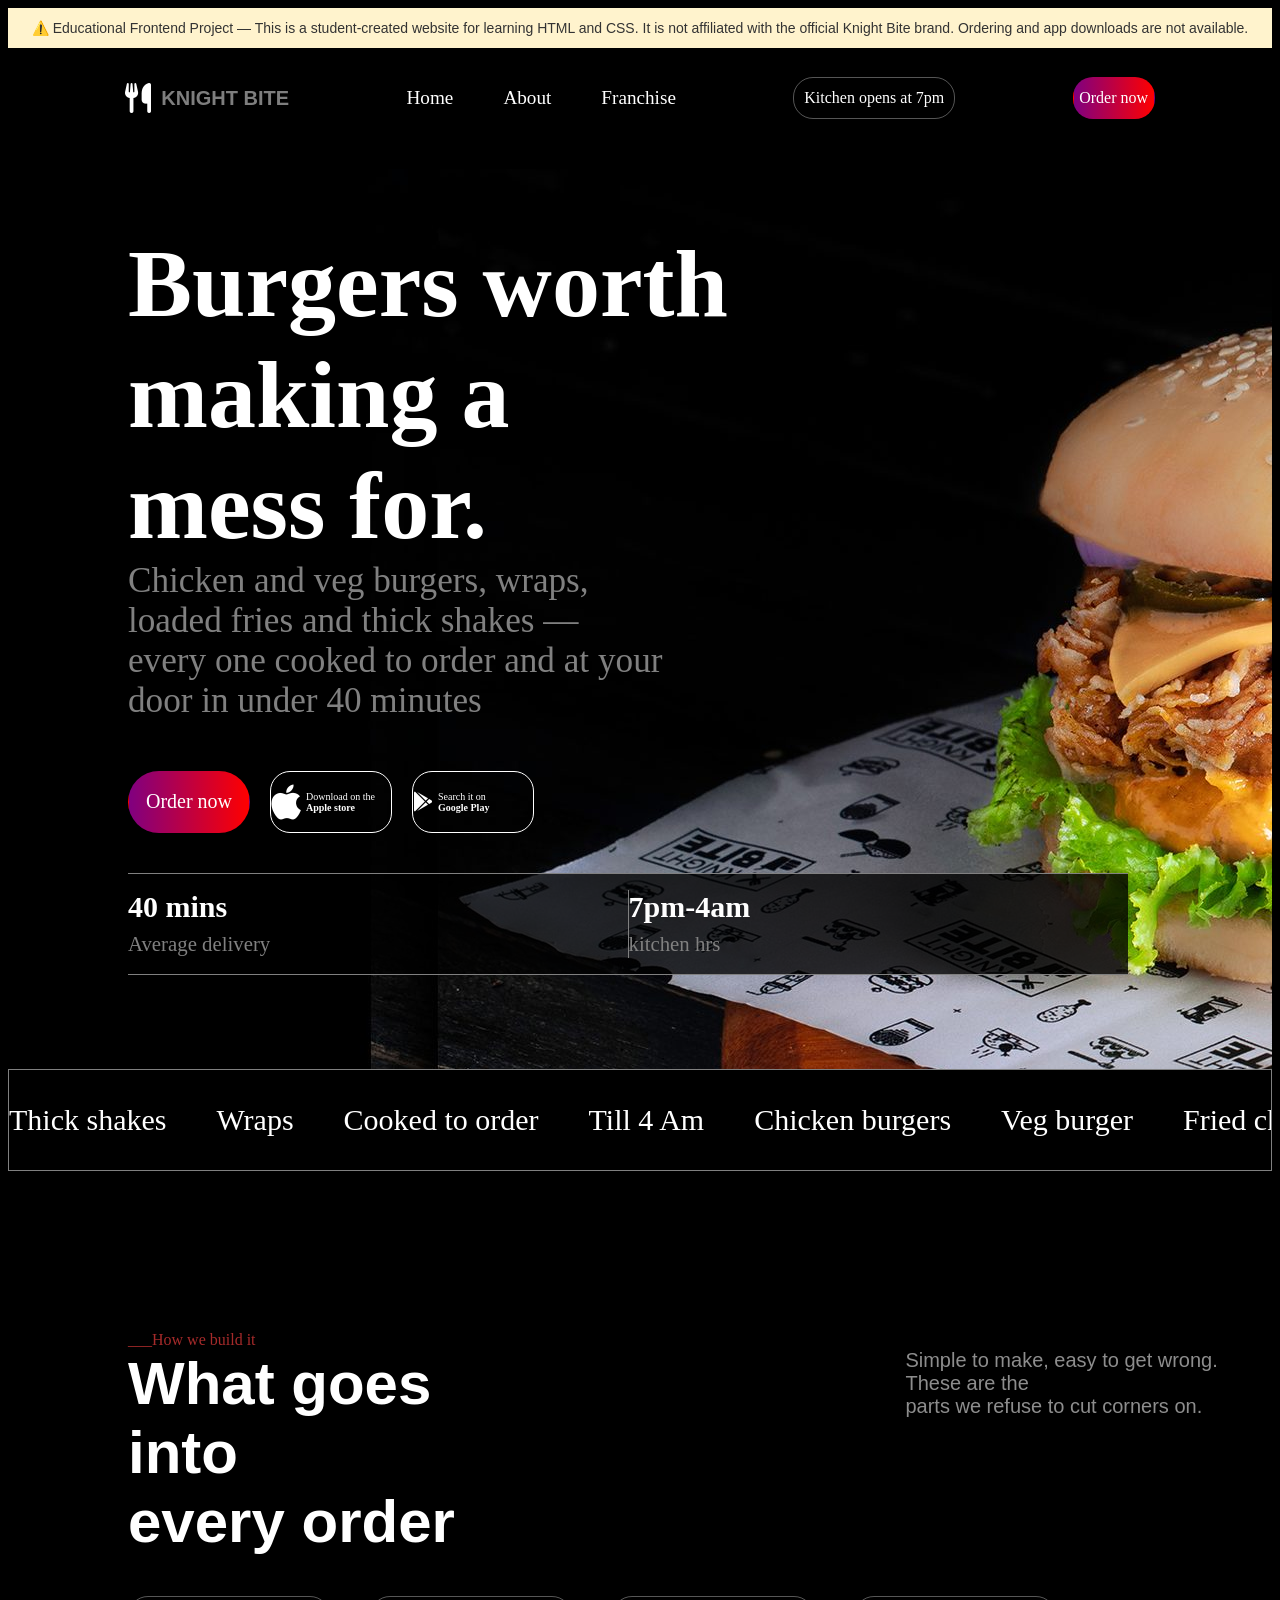
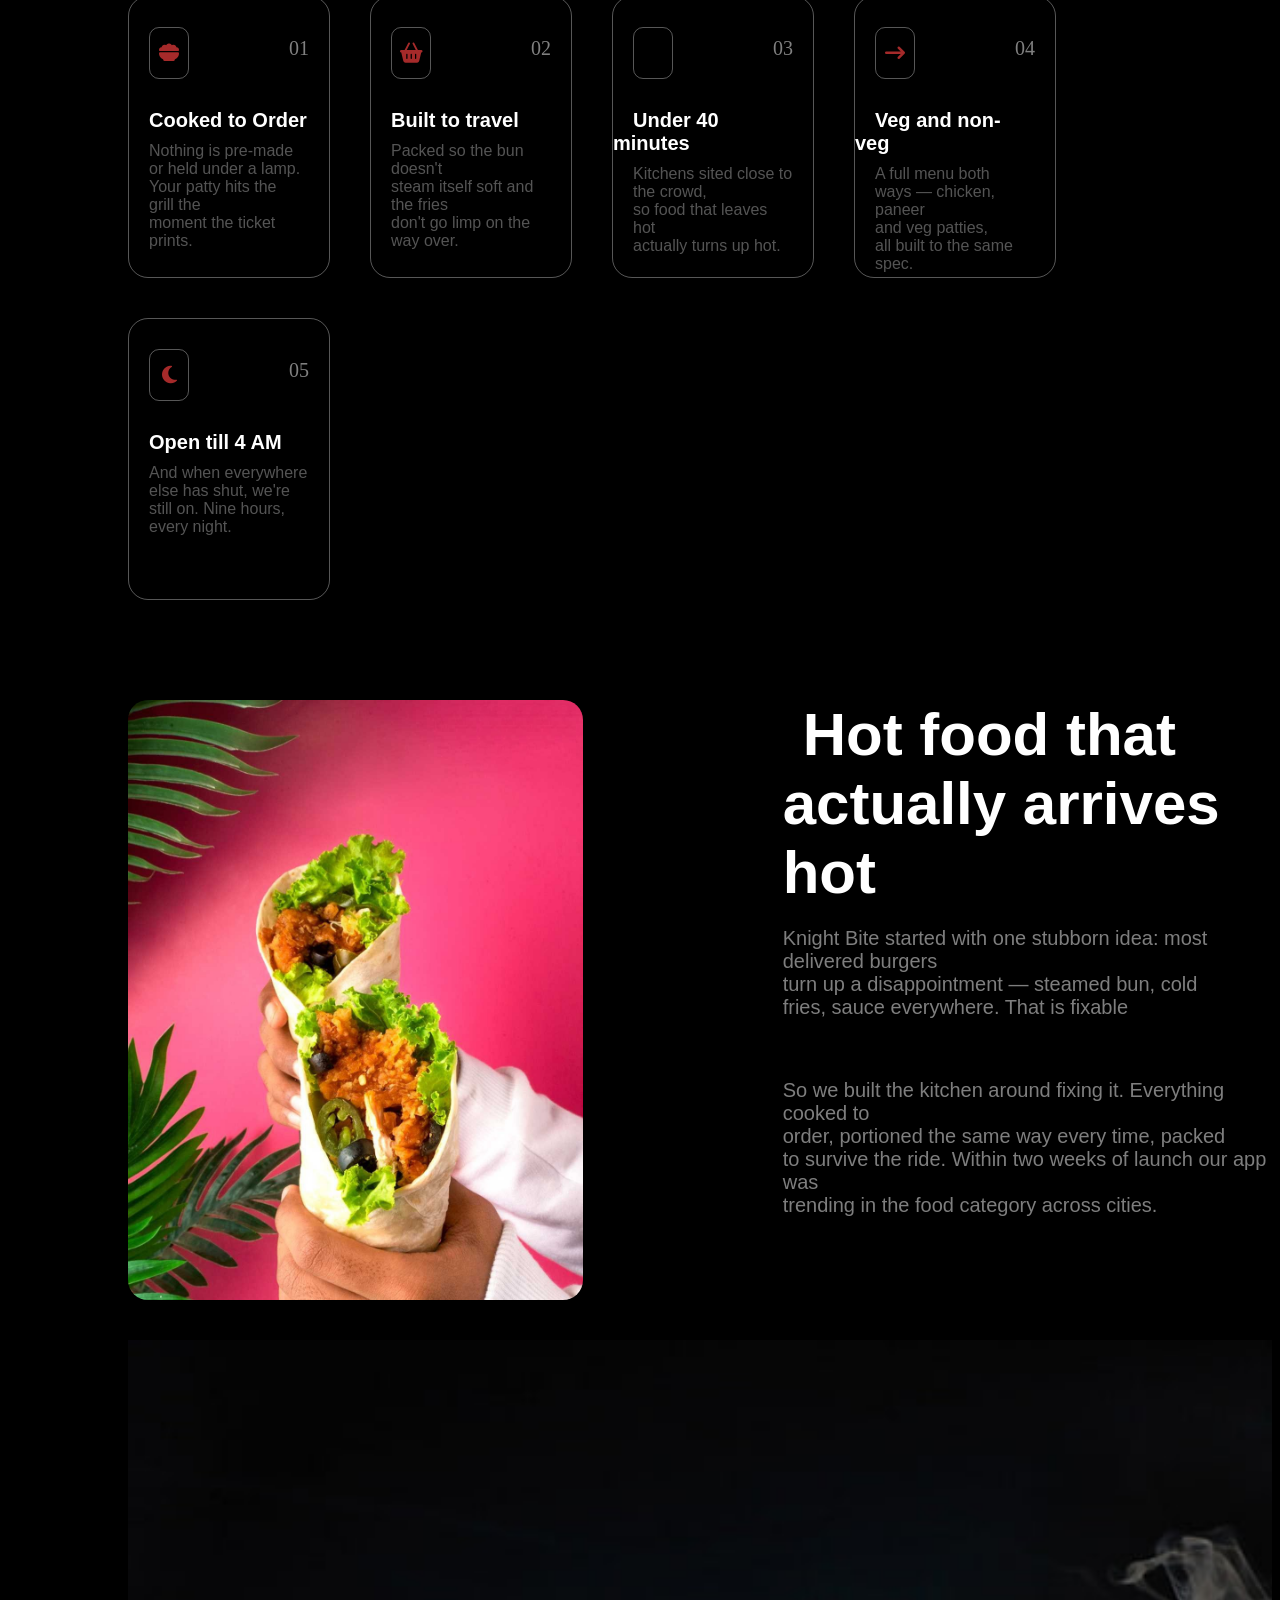
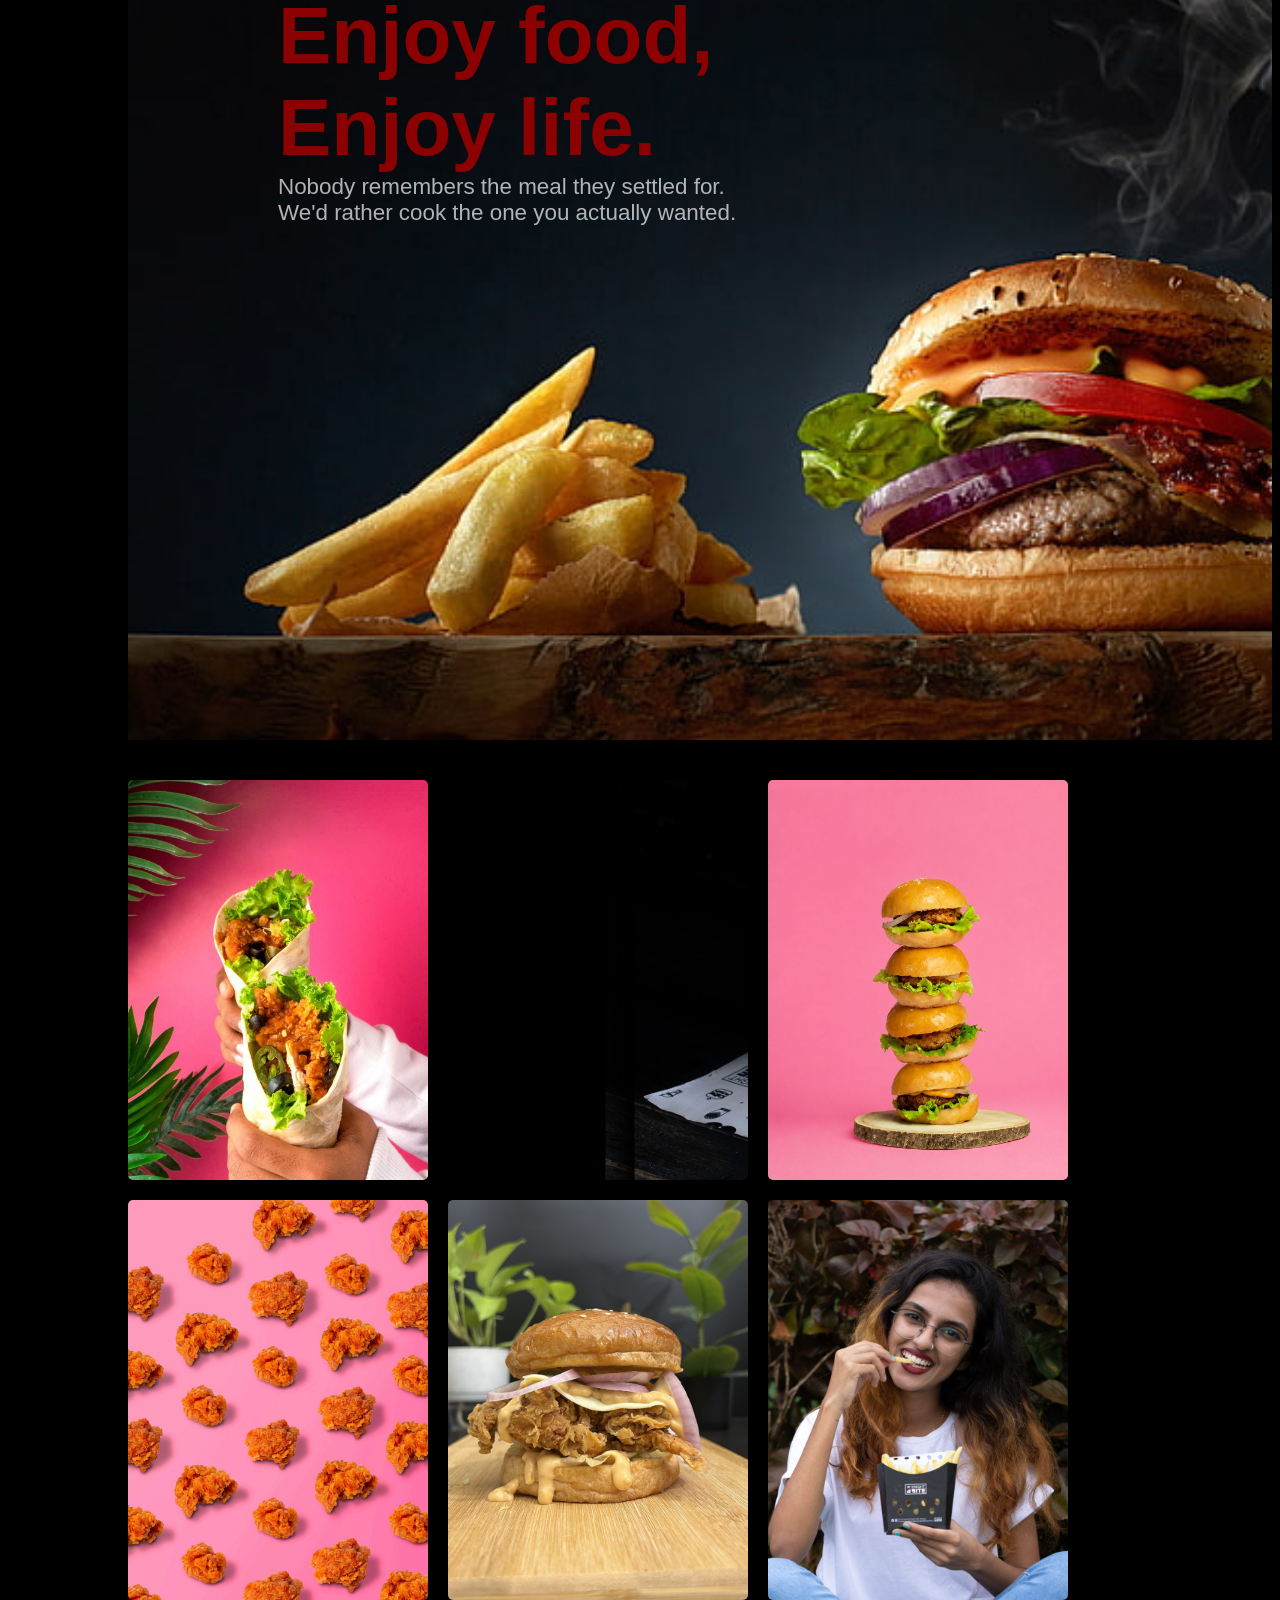
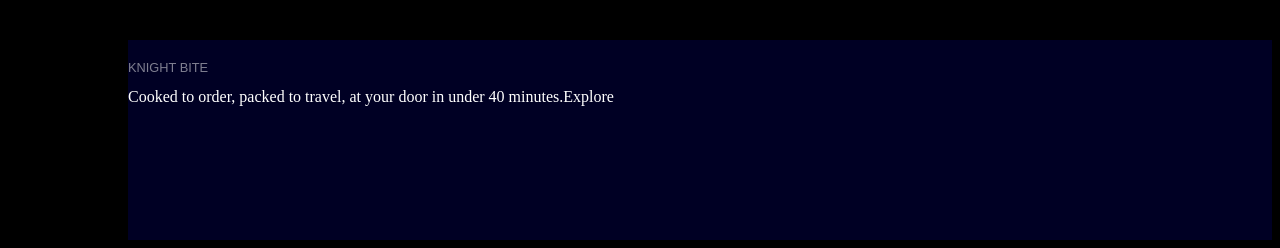
<file: index.html>
<!DOCTYPE html>
<html lang="en">
<head>
    <meta charset="UTF-8">
    <meta name="viewport" content="width=device-width, initial-scale=1.0">
    <title>Knight Bite Inspired Website | Student Project</title>
    <link rel="stylesheet" href="./knitebite.css">

    <link rel="stylesheet" href="https://cdnjs.cloudflare.com/ajax/libs/font-awesome/6.5.2/css/all.min.css">

    <meta name="google-site-verification" content="kzePLCpMcnDj9LlfcDf9CXPcWBH2jHsyyfWR0ZjDO3Q" />

</head>
<body>
    <div style="
    background-color: #fff3cd;
    color: #333;
    text-align: center;
    padding: 12px;
    font-family: Arial, sans-serif;
    font-size: 14px;
">
    ⚠️ Educational Frontend Project —
    This is a student-created website for learning HTML and CSS.
    It is not affiliated with the official Knight Bite brand.
    Ordering and app downloads are not available.
</div>
    <div class="navbar">
        <div class="icon">
            <i class="fa-solid fa-utensils"></i>
            <p class="A">KNIGHT BITE</p>
        </div>    

        <div class="text">
            <span>Home</span>
            <span>About</span>
            <span>Franchise</span>
        </div>
        <div class="time">Kitchen opens at 7pm</div>
        <div class="order">Order now</div>
    </div>
    <div class="hero">
        <h1>Welcome to Food</h1>
        <div class="text1">Burgers worth<br> making a<br> mess for.</div>
        <div class="text2">Chicken and veg burgers, wraps,<br> loaded fries and thick shakes — <br>every one cooked to order and at your <br>door in under 40 minutes</div>
        <div class="button">
            <div class="button1">Order now</div>
            <div class="icon2">
                <i class="fa-brands fa-apple"></i>
                <div class="icontext">Download on the<br> <strong>Apple store</strong></div>

            </div>
            <div class="icon3">
                <i class="fa-brands fa-google-play"></i>
                <div class="icontext1">Search it on<br><strong>Google Play</strong></div>

            </div>
        </div>
        <div class="bar">
            <div class="deliverytime">
                <strong>40 mins</strong><br>
                <span>Average delivery</span>
            </div>
            <div class="kitchenhrs">
                <strong>7pm-4am</strong><br>
                <span>kitchen hrs</span> 
            </div>
        </div>
    </div>
    <div class="bar2">
        <div class="movingtext">
            <span>Thick shakes</span>
            <span>Wraps</span>
            <span>Cooked to order</span>
            <span>Till 4 Am</span>
            <span>Chicken burgers</span>
            <span>Veg burger</span>
            <span>Fried chicken</span>
            <span>Loaded fries</span>

            <span>Thick shakes</span>
            <span>Wraps</span>
            <span>Cooked to order</span>
            <span>Till 4 Am</span>
            <span>Chicken burgers</span>
            <span>Veg burger</span>
            <span>Fried chicken</span>
            <span>Loaded fries</span>

            <span>Thick shakes</span>
            <span>Wraps</span>
            <span>Cooked to order</span>
            <span>Till 4 Am</span>
            <span>Chicken burgers</span>
            <span>Veg burger</span>
            <span>Fried chicken</span>
            <span>Loaded fries</span>

            <span>Thick shakes</span>
            <span>Wraps</span>
            <span>Cooked to order</span>
            <span>Till 4 Am</span>
            <span>Chicken burgers</span>
            <span>Veg burger</span>
            <span>Fried chicken</span>
            <span>Loaded fries</span>

            <span>Thick shakes</span>
            <span>Wraps</span>
            <span>Cooked to order</span>
            <span>Till 4 Am</span>
            <span>Chicken burgers</span>
            <span>Veg burger</span>
            <span>Fried chicken</span>
            <span>Loaded fries</span>

            <span>Thick shakes</span>
            <span>Wraps</span>
            <span>Cooked to order</span>
            <span>Till 4 Am</span>
            <span>Chicken burgers</span>
            <span>Veg burger</span>
            <span>Fried chicken</span>
            <span>Loaded fries</span>
        </div>
    </div>
    <div class="navbar2">
        <div class="t">___How we build it</div>
        <div class="tt">
            <div class="t1">What goes into<br>every order</div>
            <div class="t2">Simple to make, easy to get wrong. These are the<br> parts we refuse to cut corners on.</div>

        </div>
    </div>
    <div class="navbar3">
        <div class="box1">
            <div class="logo1">
                <i class="fa-solid fa-bowl-food"></i>
                <div class="numb1">01</div>
            </div>    
            <span>Cooked to Order</span>
            <div class="content1">
                Nothing is pre-made <br>or held under a lamp.<br> Your patty hits the <br>grill the <br>moment the ticket prints.</div>


            
        </div>
        <div class="box2">
            <div class="logo2">
                
                <i class="fa-solid fa-basket-shopping"></i>
                <div class="numb2">02</div>
            </div>    
            <span>Built to travel</span>
            <div class="content2">Packed so the bun doesn't<br> steam itself soft and the fries<br> don't go limp on the way over.</div>
        </div>    
        <div class="box3">
            <div class="logo3">
                <i class="fa-solid fa-alarm-clock"></i>
                <div class="numb3">03</div>
            </div>    
            <span>Under 40 minutes</span>
            <div class="content3">
                Kitchens sited close to the crowd,<br> so food that leaves hot<br> actually turns up hot.</div>
            </div>
        <div class="box4">
            <div class="logo4">
                <i class="fa-solid fa-arrow-right-long"></i>
                <div class="numb4">04</div>
            </div>    
            <span>Veg and non-veg</span>
            <div class="content4">
                A full menu both <br>ways — chicken, paneer <br>and veg patties,<br> all built to the same spec.</div>
            </div>
        <div class="box5">
            <div class="logo5">
                <i class="fa-solid fa-moon"></i>
                <div class="numb5">05</div>
            </div>    
            <span>Open till 4 AM</span>
            <div class="content5">
                And when everywhere else has shut, we're still on. Nine hours, every night.


            </div>                
    </div>
    <div class="navbar4">
        <div class="contents">
            <div class="bg"></div>
            <div class="contents1">
            <span>Hot food that <br>actually arrives hot</span>
            <p>Knight Bite started with one stubborn idea: most delivered burgers <br>turn up a disappointment — steamed bun, cold <br>fries, sauce everywhere. That is fixable</p>
            <h3>So we built the kitchen around fixing it. Everything cooked to<br> order, portioned the same way every time, packed<br> to survive the ride. Within two weeks of launch our app was <br>trending in the food category across cities.</h3>

            </div>
            
        </div>
    </div>
    <div class="navbar5">
        <div class="contents2">Enjoy food,<br>Enjoy life.</div>
        <div class="contents3">Nobody remembers the meal they settled for.<br> We'd rather cook the one you actually wanted.</div>
    </div>
    <div class="navbar6">
        <div class="background">
            <div class="bg1"></div>
            <div class="bg2"></div>
            <div class="bg3"></div>
            <div class="bg4"></div>
            <div class="bg5"></div>
            <div class="bg6"></div>
        
        </div>
        
    </div>
    <div class="navbar7">
        <div class="footer">
            <div class="fcontent">
                <p>KNIGHT BITE</p>
                <div class="c">Cooked to order, packed to travel, at your door in under 40 minutes.Explore</div>
            </div>
        </div>
    </div>
</body>
</html>
</file>
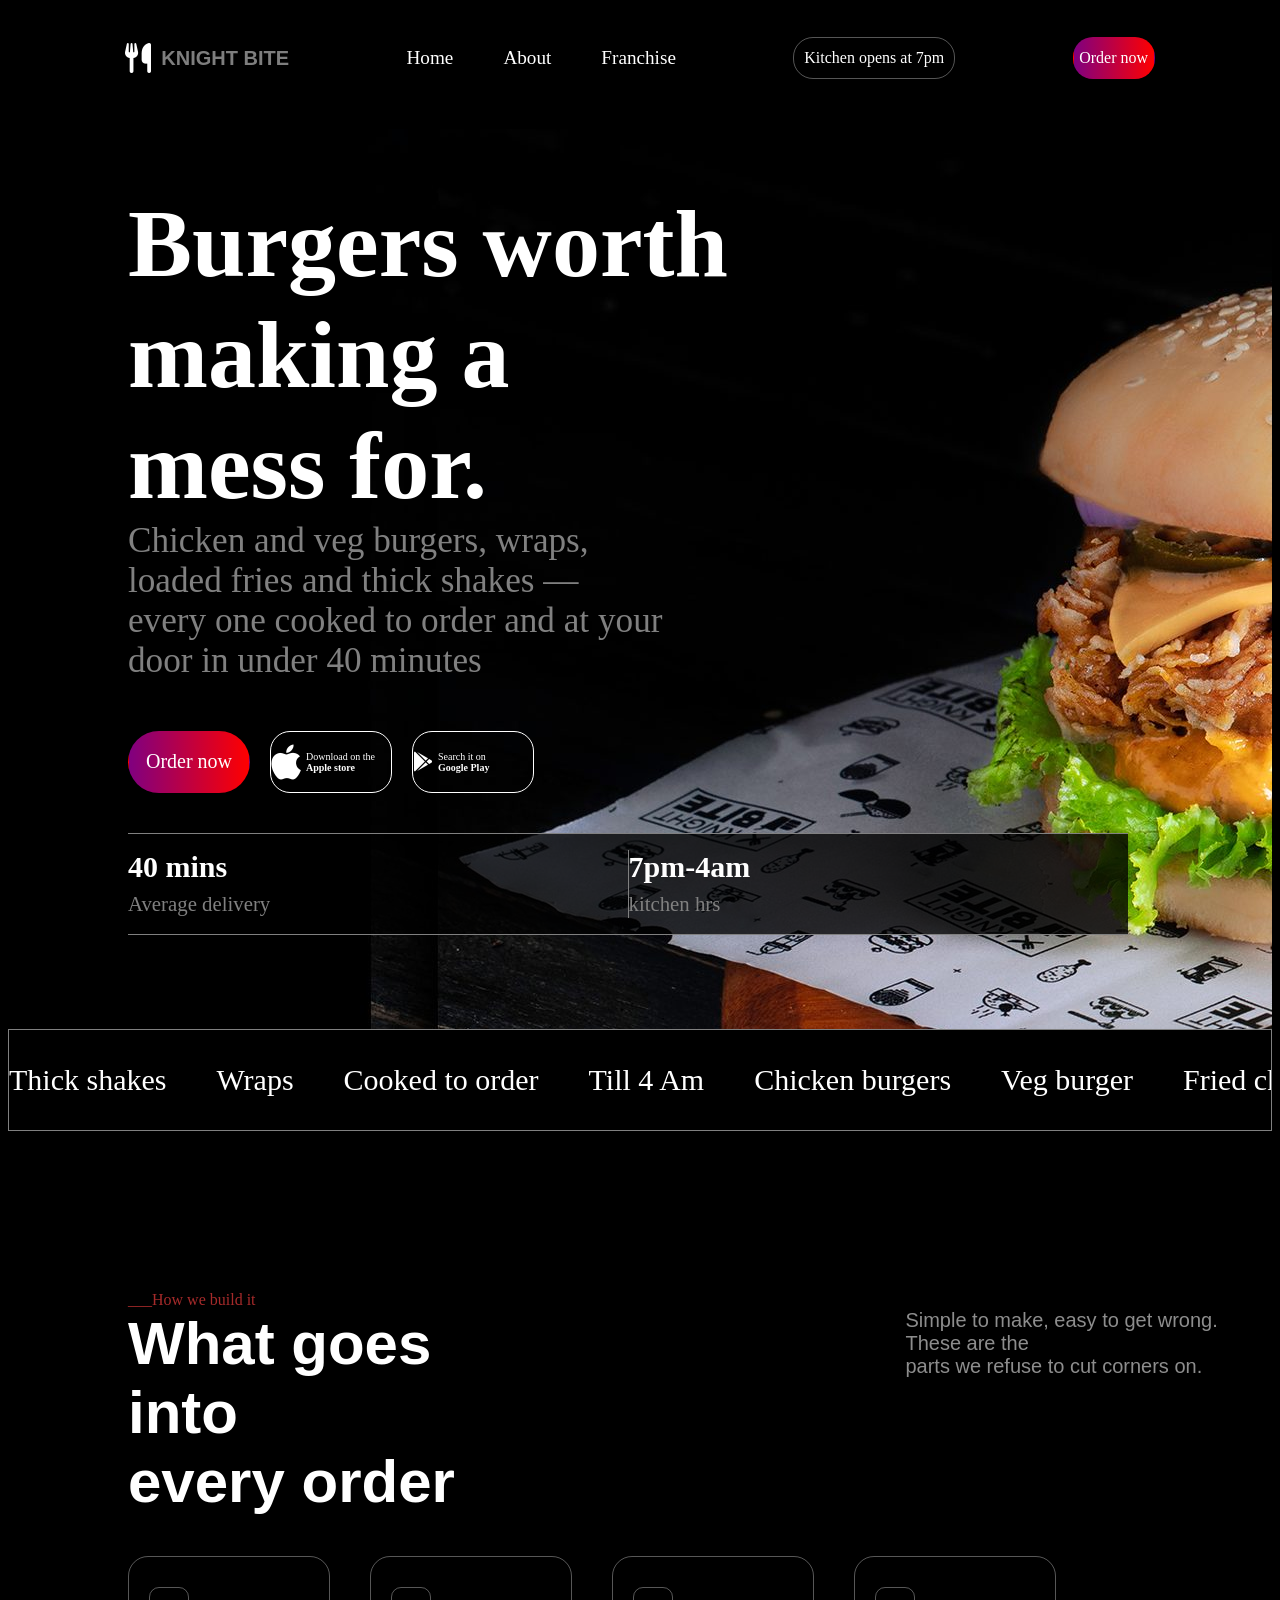
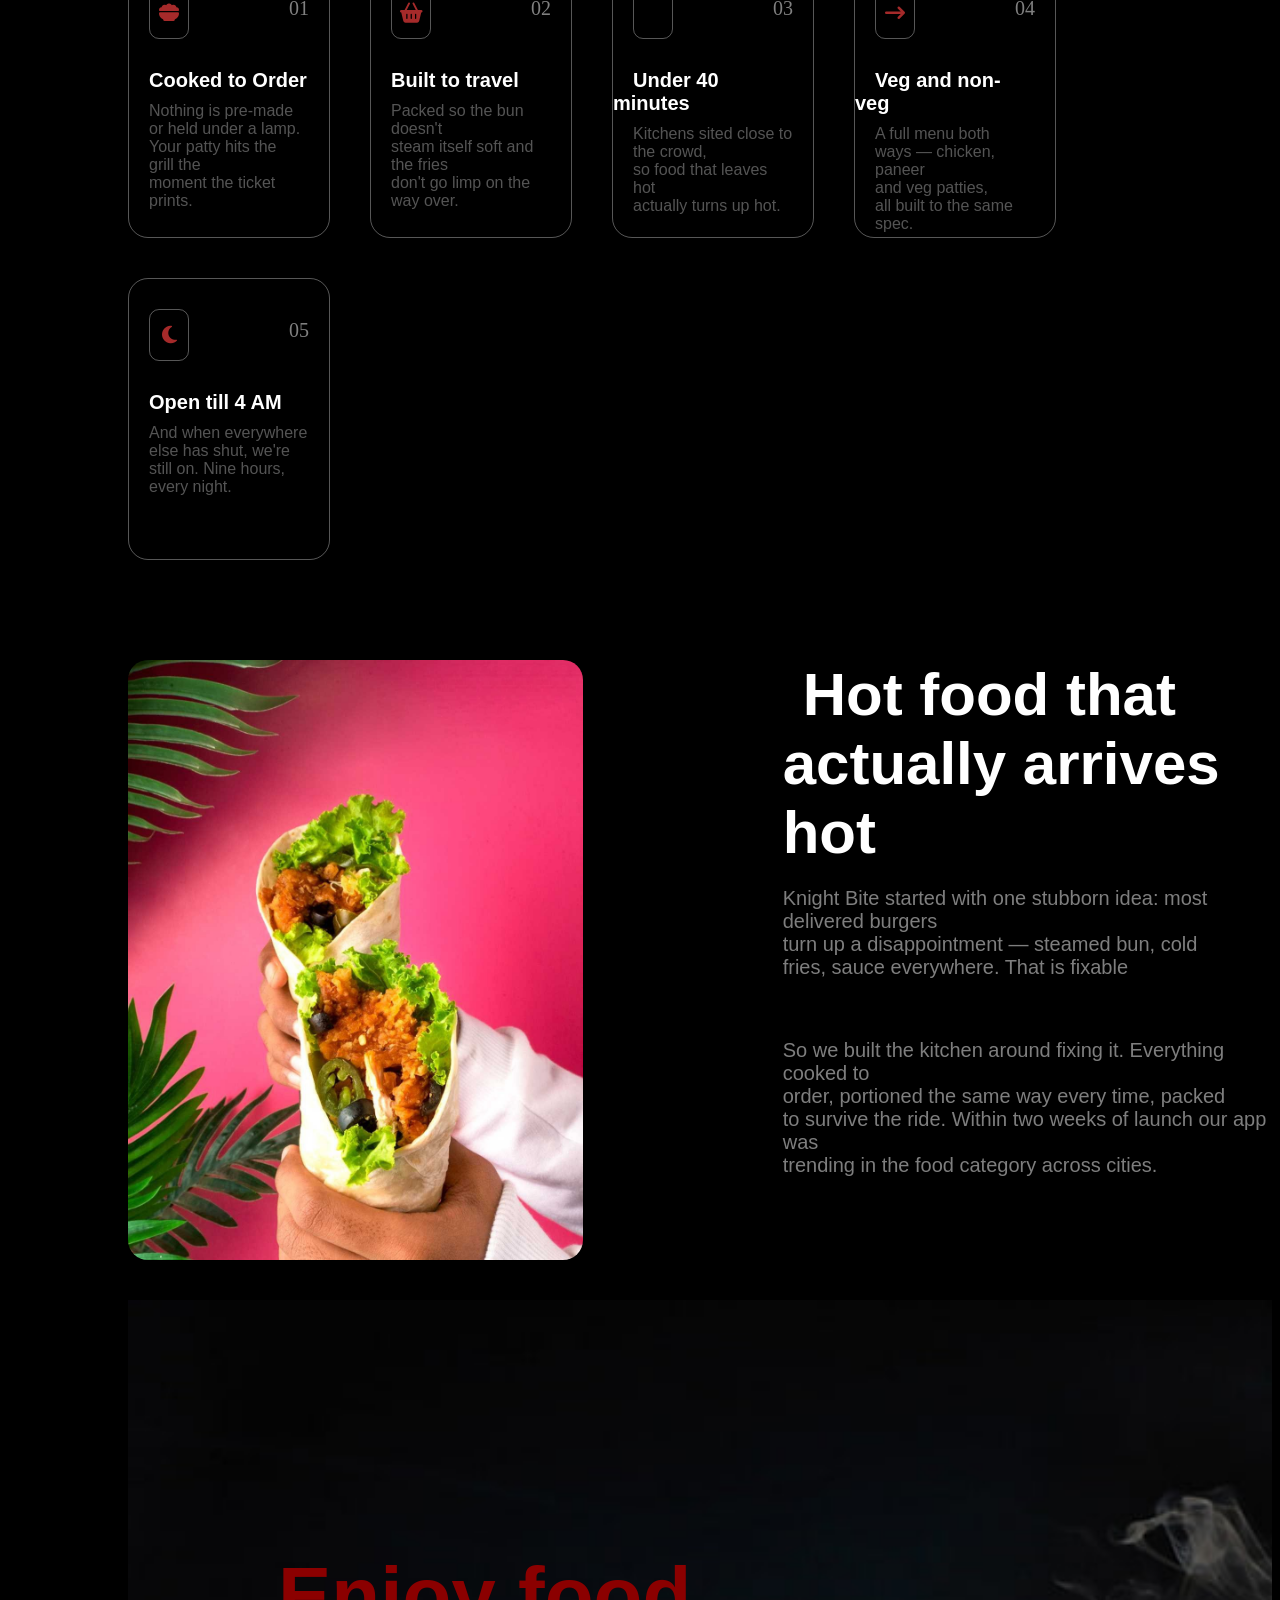
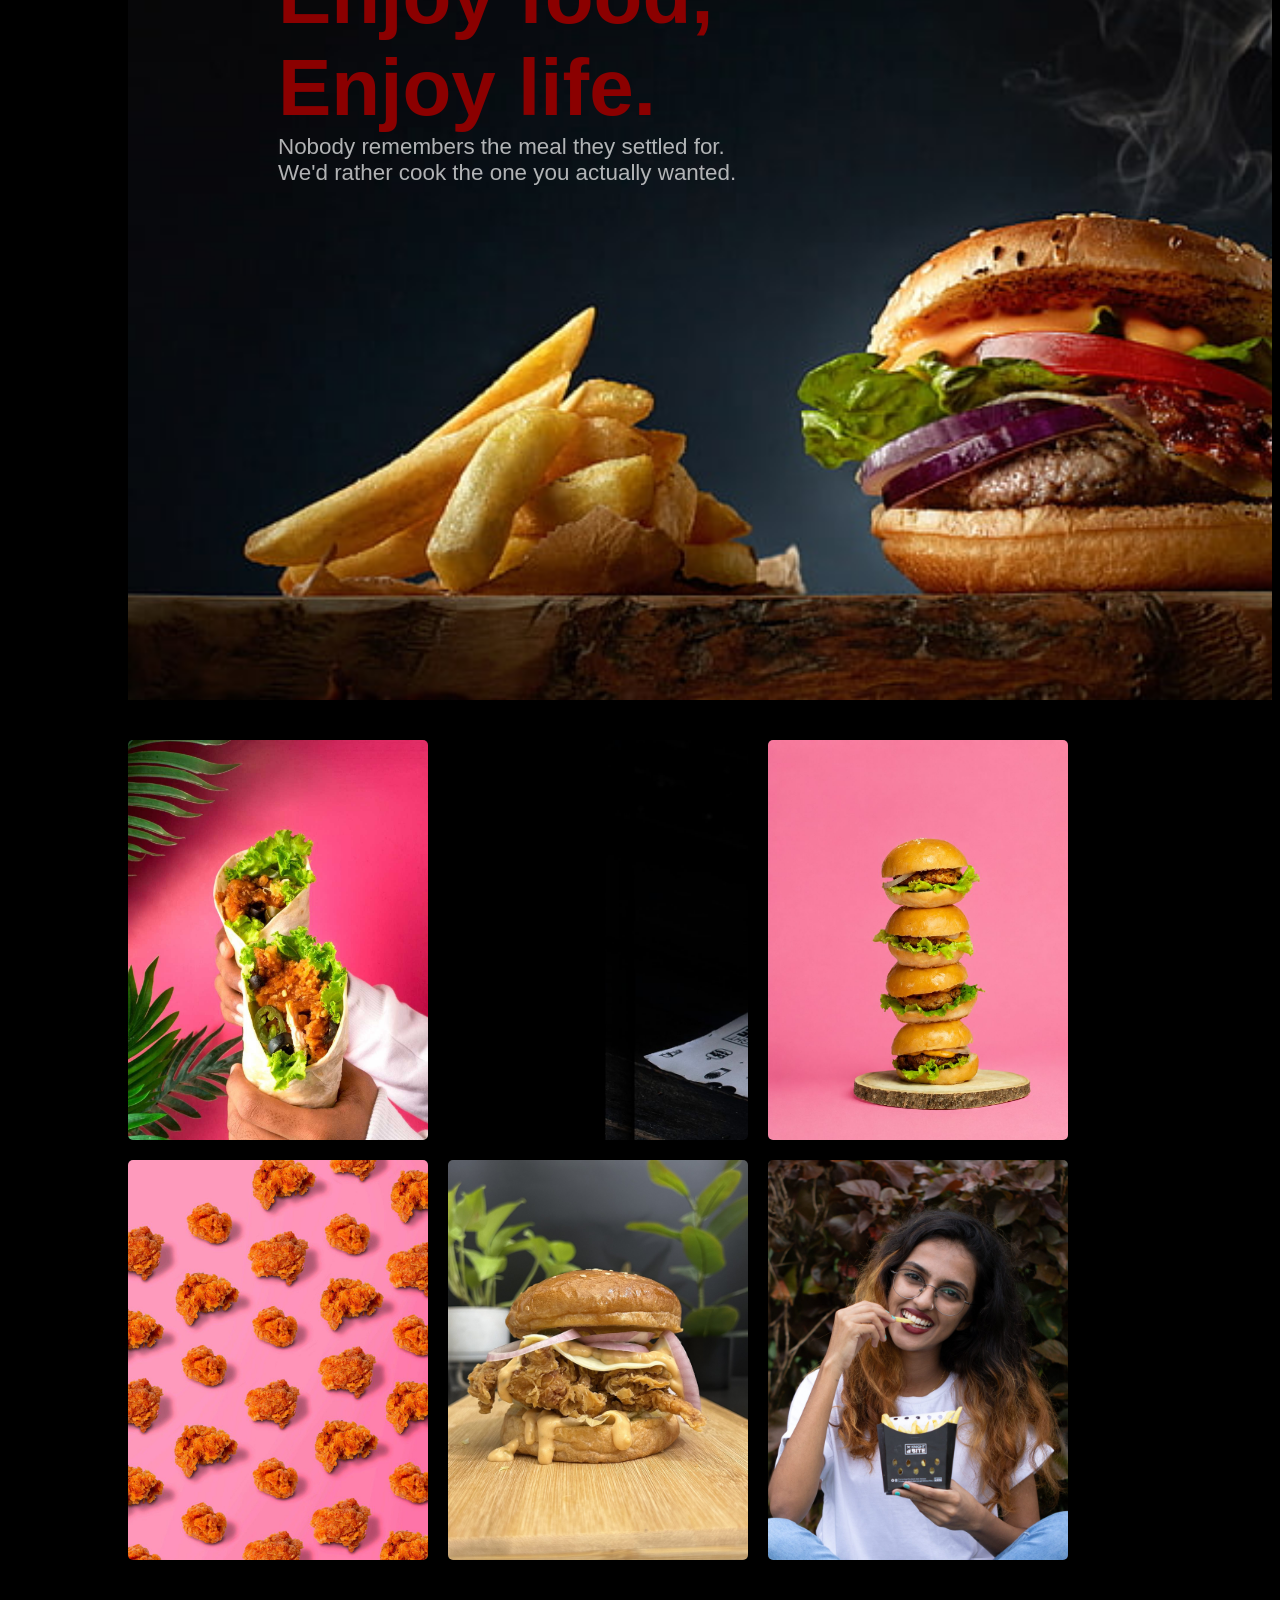
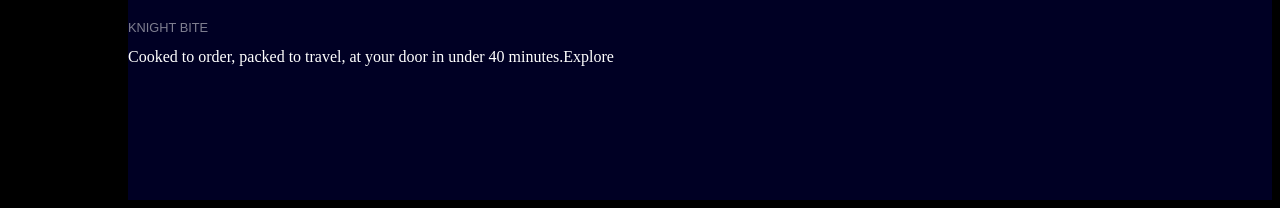
<file: knitebite.html>
<!DOCTYPE html>
<html lang="en">
<head>
    <meta charset="UTF-8">
    <meta name="viewport" content="width=device-width, initial-scale=1.0">
    <title>Document</title>
    <link rel="stylesheet" href="./knitebite.css">
    
    <link rel="stylesheet" href="https://cdnjs.cloudflare.com/ajax/libs/font-awesome/6.5.2/css/all.min.css">

</head>
<body>
    <div class="navbar">
        <div class="icon">
            <i class="fa-solid fa-utensils"></i>
            <p class="A">KNIGHT BITE</p>
        </div>    

        <div class="text">
            <span>Home</span>
            <span>About</span>
            <span>Franchise</span>
        </div>
        <div class="time">Kitchen opens at 7pm</div>
        <div class="order">Order now</div>
    </div>
    <div class="hero">
        <h1>Welcome to Food</h1>
        <div class="text1">Burgers worth<br> making a<br> mess for.</div>
        <div class="text2">Chicken and veg burgers, wraps,<br> loaded fries and thick shakes — <br>every one cooked to order and at your <br>door in under 40 minutes</div>
        <div class="button">
            <div class="button1">Order now</div>
            <div class="icon2">
                <i class="fa-brands fa-apple"></i>
                <div class="icontext">Download on the<br> <strong>Apple store</strong></div>

            </div>
            <div class="icon3">
                <i class="fa-brands fa-google-play"></i>
                <div class="icontext1">Search it on<br><strong>Google Play</strong></div>

            </div>
        </div>
        <div class="bar">
            <div class="deliverytime">
                <strong>40 mins</strong><br>
                <span>Average delivery</span>
            </div>
            <div class="kitchenhrs">
                <strong>7pm-4am</strong><br>
                <span>kitchen hrs</span> 
            </div>
        </div>
    </div>
    <div class="bar2">
        <div class="movingtext">
            <span>Thick shakes</span>
            <span>Wraps</span>
            <span>Cooked to order</span>
            <span>Till 4 Am</span>
            <span>Chicken burgers</span>
            <span>Veg burger</span>
            <span>Fried chicken</span>
            <span>Loaded fries</span>

            <span>Thick shakes</span>
            <span>Wraps</span>
            <span>Cooked to order</span>
            <span>Till 4 Am</span>
            <span>Chicken burgers</span>
            <span>Veg burger</span>
            <span>Fried chicken</span>
            <span>Loaded fries</span>

            <span>Thick shakes</span>
            <span>Wraps</span>
            <span>Cooked to order</span>
            <span>Till 4 Am</span>
            <span>Chicken burgers</span>
            <span>Veg burger</span>
            <span>Fried chicken</span>
            <span>Loaded fries</span>

            <span>Thick shakes</span>
            <span>Wraps</span>
            <span>Cooked to order</span>
            <span>Till 4 Am</span>
            <span>Chicken burgers</span>
            <span>Veg burger</span>
            <span>Fried chicken</span>
            <span>Loaded fries</span>

            <span>Thick shakes</span>
            <span>Wraps</span>
            <span>Cooked to order</span>
            <span>Till 4 Am</span>
            <span>Chicken burgers</span>
            <span>Veg burger</span>
            <span>Fried chicken</span>
            <span>Loaded fries</span>

            <span>Thick shakes</span>
            <span>Wraps</span>
            <span>Cooked to order</span>
            <span>Till 4 Am</span>
            <span>Chicken burgers</span>
            <span>Veg burger</span>
            <span>Fried chicken</span>
            <span>Loaded fries</span>
        </div>
    </div>
    <div class="navbar2">
        <div class="t">___How we build it</div>
        <div class="tt">
            <div class="t1">What goes into<br>every order</div>
            <div class="t2">Simple to make, easy to get wrong. These are the<br> parts we refuse to cut corners on.</div>

        </div>
    </div>
    <div class="navbar3">
        <div class="box1">
            <div class="logo1">
                <i class="fa-solid fa-bowl-food"></i>
                <div class="numb1">01</div>
            </div>    
            <span>Cooked to Order</span>
            <div class="content1">
                Nothing is pre-made <br>or held under a lamp.<br> Your patty hits the <br>grill the <br>moment the ticket prints.</div>


            
        </div>
        <div class="box2">
            <div class="logo2">
                
                <i class="fa-solid fa-basket-shopping"></i>
                <div class="numb2">02</div>
            </div>    
            <span>Built to travel</span>
            <div class="content2">Packed so the bun doesn't<br> steam itself soft and the fries<br> don't go limp on the way over.</div>
        </div>    
        <div class="box3">
            <div class="logo3">
                <i class="fa-solid fa-alarm-clock"></i>
                <div class="numb3">03</div>
            </div>    
            <span>Under 40 minutes</span>
            <div class="content3">
                Kitchens sited close to the crowd,<br> so food that leaves hot<br> actually turns up hot.</div>
            </div>
        <div class="box4">
            <div class="logo4">
                <i class="fa-solid fa-arrow-right-long"></i>
                <div class="numb4">04</div>
            </div>    
            <span>Veg and non-veg</span>
            <div class="content4">
                A full menu both <br>ways — chicken, paneer <br>and veg patties,<br> all built to the same spec.</div>
            </div>
        <div class="box5">
            <div class="logo5">
                <i class="fa-solid fa-moon"></i>
                <div class="numb5">05</div>
            </div>    
            <span>Open till 4 AM</span>
            <div class="content5">
                And when everywhere else has shut, we're still on. Nine hours, every night.


            </div>                
    </div>
    <div class="navbar4">
        <div class="contents">
            <div class="bg"></div>
            <div class="contents1">
            <span>Hot food that <br>actually arrives hot</span>
            <p>Knight Bite started with one stubborn idea: most delivered burgers <br>turn up a disappointment — steamed bun, cold <br>fries, sauce everywhere. That is fixable</p>
            <h3>So we built the kitchen around fixing it. Everything cooked to<br> order, portioned the same way every time, packed<br> to survive the ride. Within two weeks of launch our app was <br>trending in the food category across cities.</h3>

            </div>
            
        </div>
    </div>
    <div class="navbar5">
        <div class="contents2">Enjoy food,<br>Enjoy life.</div>
        <div class="contents3">Nobody remembers the meal they settled for.<br> We'd rather cook the one you actually wanted.</div>
    </div>
    <div class="navbar6">
        <div class="background">
            <div class="bg1"></div>
            <div class="bg2"></div>
            <div class="bg3"></div>
            <div class="bg4"></div>
            <div class="bg5"></div>
            <div class="bg6"></div>
        
        </div>
        
    </div>
    <div class="navbar7">
        <div class="footer">
            <div class="fcontent">
                <p>KNIGHT BITE</p>
                <div class="c">Cooked to order, packed to travel, at your door in under 40 minutes.Explore</div>
            </div>
        </div>
    </div>
</body>
</html>
</file>
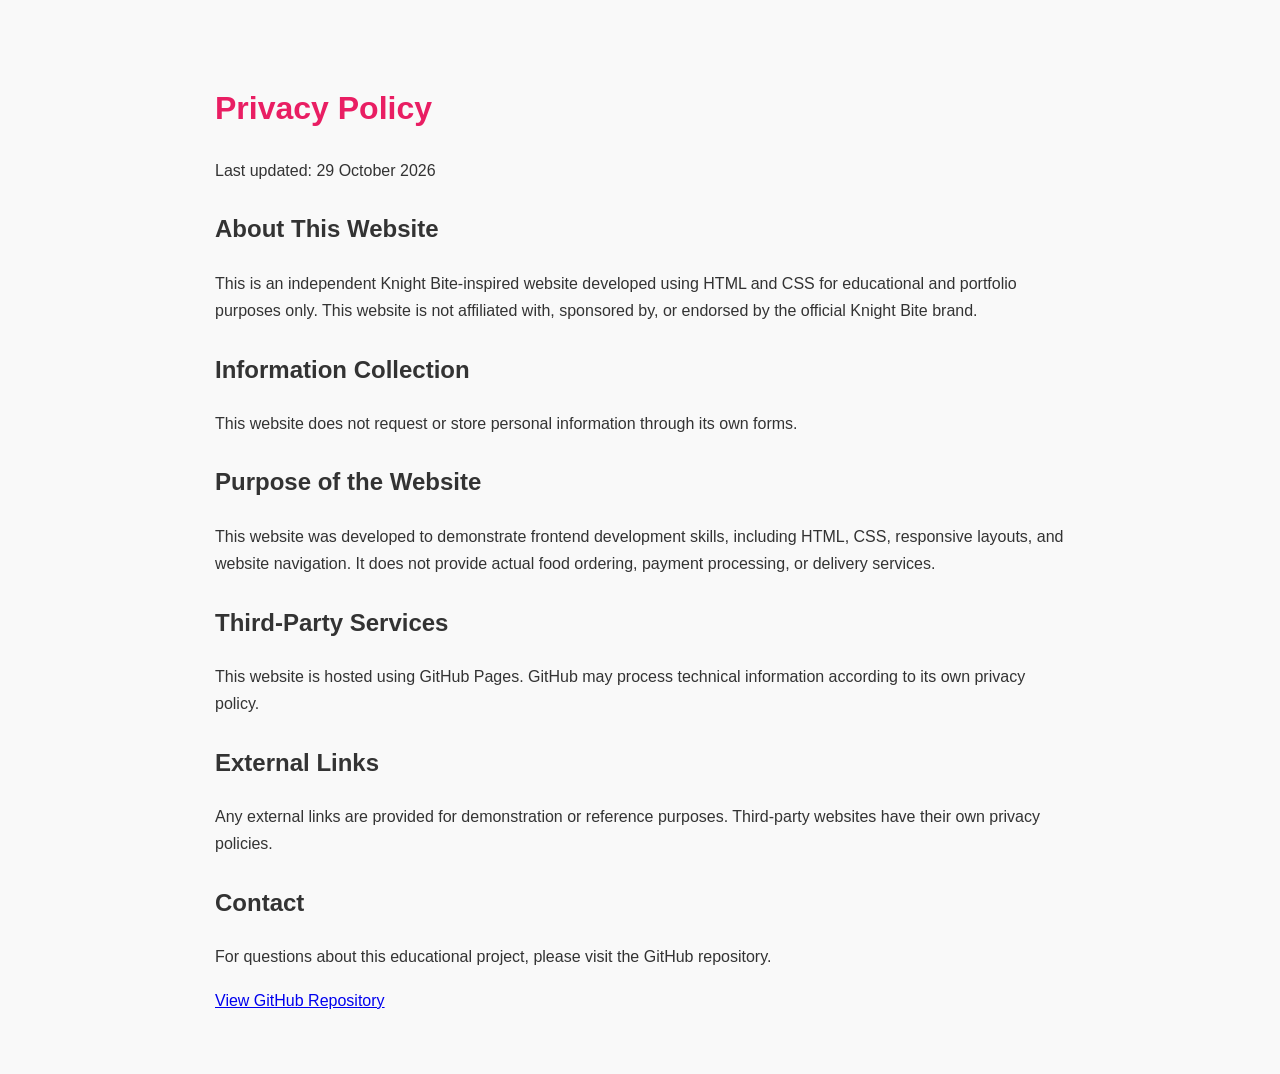
<file: privacy.html>
<!DOCTYPE html>
<html lang="en">

<head>
    <meta charset="UTF-8">
    <meta name="viewport"
          content="width=device-width, initial-scale=1.0">

    <title>Privacy Policy - Knight Bite Project</title>

    <style>
        body {
            font-family: Arial, sans-serif;
            line-height: 1.7;
            max-width: 850px;
            margin: 40px auto;
            padding: 20px;
            color: #333;
            background-color: #f9f9f9;
        }

        h1 {
            color: #e91e63;
        }

        h2 {
            color: #333;
            margin-top: 25px;
        }

        p {
            font-size: 16px;
        }
    </style>
</head>

<body>

    <h1>Privacy Policy</h1>

    <p>Last updated: 29 October 2026</p>

    <h2>About This Website</h2>

    <p>
        This is an independent Knight Bite-inspired
        website developed using HTML and CSS for
        educational and portfolio purposes only.

        This website is not affiliated with,
        sponsored by, or endorsed by the official
        Knight Bite brand.
    </p>

    <h2>Information Collection</h2>

    <p>
        This website does not request or store
        personal information through its own forms.
    </p>

    <h2>Purpose of the Website</h2>

    <p>
        This website was developed to demonstrate
        frontend development skills, including
        HTML, CSS, responsive layouts, and
        website navigation.

        It does not provide actual food ordering,
        payment processing, or delivery services.
    </p>

    <h2>Third-Party Services</h2>

    <p>
        This website is hosted using GitHub Pages.
        GitHub may process technical information
        according to its own privacy policy.
    </p>

    <h2>External Links</h2>

    <p>
        Any external links are provided for
        demonstration or reference purposes.
        Third-party websites have their own
        privacy policies.
    </p>

    <h2>Contact</h2>

    <p>
        For questions about this educational
        project, please visit the GitHub repository.
    </p>

    <a href="https://github.com/meghathabaj/Knight-Bite"
       target="_blank"
       rel="noopener noreferrer">
        View GitHub Repository
    </a>

</body>
</html>
</file>
<file: knitebite.css>
.navbar {
    height: 100px;
    width: 100%;
    background-color: black;
    color: white;

    display: flex;
    justify-content: space-evenly;
    align-items: center;
}
body{
    background-color: black;
}
.icon {
    display: flex;
    align-items: center;
    gap: 10px;
    font-size: large;
    font-weight: bold;
}

.A {
    font-style: normal;
}

.fa-utensils {
    font-size: 30px;
}

.text {
    display: flex;
    gap: 50px;
    font-size: 1.2rem;
    font-style: normal;
}

.time {
    border: 1px solid rgba(255, 255, 255, 0.332);
    height: 40px;
    width: 160px;
    border-radius: 20px;

    display: flex;
    align-items: center;
    justify-content: center;
}

.order {
    border: 1px solid transparent;
    height: 40px;
    width: 80px;
    border-radius: 20px;

    display: flex;
    align-items: center;
    justify-content: center;

    background: linear-gradient(to right, purple, red);
}
.hero{
    background-image: url(knitebiteimages/burger.jpg);
    height: 900px;
    
    
}
.text1{
    font-size: 600%;
    font-weight: bold;
    font-style: normal;
    color: white;
    padding-left: 120px;
}
.text2{
    font-size: 220%;
    font-weight: 300;
    font-style: normal;
    color: grey;
    padding-left: 120px;

}

/*3 box*/
.button {
    display: flex;
    padding-left: 120px;
    padding-top: 50px;
}

.button1 {
    border: 1px solid transparent;
    height: 60px;
    width: 120px;
    border-radius: 40px;
    color: white;
    font-size: 20px;
    display: flex;
    align-items: center;
    justify-content: center;
    background: linear-gradient(to right, purple, red);
}

.fa-apple {
    font-size: 40px;
    color: white;
}

.icontext {
    font-size: 10px;
    color: white;
}

.icon2 {
    display: flex;
    border: 1px solid white;
    width: 120px;
    border-radius: 20px;
    margin-left: 20px;
    align-items: center;
    gap: 5px;
}

.fa-google-play {
    font-size: 20px;
    color: white;
}

.icontext1 {
    font-size: 10px;
    color: white;
}

.icon3 {
    display: flex;
    border: 1px solid white;
    width: 120px;
    border-radius: 20px;
    margin-left: 20px;
    align-items: center;
    gap: 5px;
}
/*next box*/
.bar{
    height: 100px;
    width: 1000px;
    border-top: 1px solid grey;
    border-bottom: 1px solid grey;
    margin-top: 40px;
    margin-left: 120px;
    display: flex;
    justify-content: center;
    justify-content: space-evenly;
    align-items: center;
    background-color: rgba(0, 0, 0, 0.767);
}
.deliverytime{
    font-size: 30px;
    color: white;
    width: 50%;
    border-right: 1px solid grey;
    
}
.kitchenhrs{
    font-size: 30px;
    color: white;
    width: 50%;
}
.deliverytime span{
    font-size: 1.3rem;
    color: grey;
    margin-top: 5px;
}
.kitchenhrs span{
    font-size: 1.3rem;
    color: grey;
    margin-top: 5px;
}
     
/*next bar*/
.bar2 {
    height: 100px;
    border: 1px solid grey;
    background-color: black;
    color: white;
    display: flex;
    align-items: center;
    overflow: hidden;
    font-size: 30px;
}

.movingtext {
    display: flex;
    gap: 50px;
    white-space: nowrap;
    animation: move 80s linear infinite;
}

@keyframes move {
    from {
        transform: translateX(0);
    }

    to {
        transform: translateX(-100%);
    }
}


/*next bar*/
.navbar2{
    padding-top: 10px;
}
.t{
    color: brown;
    font-size: 1.0rem;
    margin-top: 150px;
    padding-left: 120px;
}
.tt{
    display: flex;
    gap: 300px;
}
.t1{
    color: white;
    font-size: 60px;
    padding-left: 120px;
    font-weight: bold;
    font-family: arial;
}
.t2{
    color: rgba(255, 255, 255, 0.553);
    font-size: 20px;
    padding-left: 120px;
    font-weight: 200;
    font-family: arial;
}
.navbar3{ 
    padding-left: 120px;
    margin-top: 40px;
    display: flex;
    flex-wrap: wrap;
    gap: 40px;
}

.box1{
    border: 1px solid rgba(255, 255, 255, 0.342);
    height: 280px;
    width: 200px;
    

    border-radius: 20px;
}
.logo1{
    display: flex;
    gap: 100px;
    padding-left: 20px;
    padding-top: 30px;
    padding-bottom: 30px;
    
    
}
.logo1 .fa-solid{
    font-size: 20px;
    color: brown;
    border: 1px solid rgba(255, 255, 255, 0.342);;
    height: 50px;
    width: 50px;
    border-radius: 10px;
    display: flex;
    justify-content: center;
    align-items: center;



}
.numb1{
    font-size: 20px;
    color: grey;
    padding-right: 20px;
    padding-top: 10px;
}
.navbar3 span{
    color: white;
    font-weight: bold;
    font-family: arial;
    font-size: 20px;
    padding-left: 20px;
    padding-right: 20px;
    
}
.content1{
    color: rgba(255, 255, 255, 0.33);
    font-family: arial;
    font-size: 1.0rem;
    margin-top: 10px;
    padding-left: 20px;
    padding-right: 20px;
    
}




.box2{
    border: 1px solid rgba(255, 255, 255, 0.342);
    height: 280px;
    width: 200px;
    

    border-radius: 20px;
}
.logo2{
    display: flex;
    gap: 100px;
    padding-left: 20px;
    padding-top: 30px;
    padding-bottom: 30px;
    
    
}
.logo2 .fa-solid{
    font-size: 20px;
    color: brown;
    border: 1px solid rgba(255, 255, 255, 0.342);;
    height: 50px;
    width: 50px;
    border-radius: 10px;
    display: flex;
    justify-content: center;
    align-items: center;



}
.numb2{
    font-size: 20px;
    color: grey;
    padding-right: 20px;
    padding-top: 10px;
}
.navbar3 span{
    color: white;
    font-weight: bold;
    font-family: arial;
    font-size: 20px;
    padding-left: 20px;
    padding-right: 20px;
    
}
.content2{
    color: rgba(255, 255, 255, 0.33);
    font-family: arial;
    font-size: 1.0rem;
    margin-top: 10px;
    padding-left: 20px;
    padding-right: 20px;
    
}


.box3{
    border: 1px solid rgba(255, 255, 255, 0.342);
    height: 280px;
    width: 200px;
    

    border-radius: 20px;
}
.logo3{
    display: flex;
    gap: 100px;
    padding-left: 20px;
    padding-top: 30px;
    padding-bottom: 30px;
    
    
}
.logo3 .fa-solid{
    font-size: 20px;
    color: brown;
    border: 1px solid rgba(255, 255, 255, 0.342);;
    height: 50px;
    width: 50px;
    border-radius: 10px;
    display: flex;
    justify-content: center;
    align-items: center;



}
.numb3{
    font-size: 20px;
    color: grey;
    padding-right: 20px;
    padding-top: 10px;
}
.navbar3 span{
    color: white;
    font-weight: bold;
    font-family: arial;
    font-size: 20px;
    padding-left: 20px;
    padding-right: 20px;
    
}
.content3{
    color: rgba(255, 255, 255, 0.33);
    font-family: arial;
    font-size: 1.0rem;
    margin-top: 10px;
    padding-left: 20px;
    padding-right: 20px;
    
}



.box4{
    border: 1px solid rgba(255, 255, 255, 0.342);
    height: 280px;
    width: 200px;
    

    border-radius: 20px;
}
.logo4{
    display: flex;
    gap: 100px;
    padding-left: 20px;
    padding-top: 30px;
    padding-bottom: 30px;
    
    
}
.logo4 .fa-solid{
    font-size: 20px;
    color: brown;
    border: 1px solid rgba(255, 255, 255, 0.342);;
    height: 50px;
    width: 50px;
    border-radius: 10px;
    display: flex;
    justify-content: center;
    align-items: center;



}
.numb4{
    font-size: 20px;
    color: grey;
    padding-right: 20px;
    padding-top: 10px;
}
.navbar3 span{
    color: white;
    font-weight: bold;
    font-family: arial;
    font-size: 20px;
    padding-left: 20px;
    padding-right: 20px;
    
}
.content4{
    color: rgba(255, 255, 255, 0.33);
    font-family: arial;
    font-size: 1.0rem;
    margin-top: 10px;
    padding-left: 20px;
    padding-right: 20px;
    
}



.box5{
    border: 1px solid rgba(255, 255, 255, 0.342);
    height: 280px;
    width: 200px;
    

    border-radius: 20px;
}
.logo5{
    display: flex;
    gap: 100px;
    padding-left: 20px;
    padding-top: 30px;
    padding-bottom: 30px;
    
    
}
.logo5 .fa-solid{
    font-size: 20px;
    color: brown;
    border: 1px solid rgba(255, 255, 255, 0.342);;
    height: 50px;
    width: 50px;
    border-radius: 10px;
    display: flex;
    justify-content: center;
    align-items: center;



}
.numb5{
    font-size: 20px;
    color: grey;
    padding-right: 20px;
    padding-top: 10px;
}
.navbar3 span{
    color: white;
    font-weight: bold;
    font-family: arial;
    font-size: 20px;
    padding-left: 20px;
    padding-right: 20px;
    
}
.content5{
    color: rgba(255, 255, 255, 0.33);
    font-family: arial;
    font-size: 1.0rem;
    margin-top: 10px;
    padding-left: 20px;
    padding-right: 20px;
    
}
.navbar4{
    margin-top: 60px;
}
.contents{
    display: flex;
    gap: 200px;
}
.bg{
    height: 600px;
    width:  400px;
    background-image: url(knitebiteimages/wrap.jpg);
    background-size: cover;
    padding-left: 120px;
    border-radius: 20px;

}
.navbar4 span{
    font-size: 60px;
    font-family: arial;

    


}
p{
    font-size: 20px;
    font-family: arial;
    margin-top: 20px;
    color: rgba(255, 255, 255, 0.496);
}
h3{
    font-size: 20px;
    font-weight: 100;
    font-family: arial;
    margin-top: 60px;
    color: rgba(255, 255, 255, 0.496);

}
.navbar5{
    background-image: url(knitebiteimages/enjoy.jpg);
    height: 1000px;
    width: 100%;
    background-repeat: no-repeat;
    background-size: cover;

}
.contents2{
    color: darkred;
    font-size: 80px;
    font-weight: bold;
    font-family: arial;
    padding-top: 250px;
    padding-left: 150px;
}
.contents3{
    color: rgba(255, 255, 255, 0.685);
    font-size: 1.4rem;
    font-weight: normal;
    font-family: arial;
    padding-left: 150px;
}
.background{
    display: flex;
    flex-wrap: wrap;
    gap: 20px;
}
.bg1{
    height: 400px;
    background-image: url(knitebiteimages/wrap1.jpg);
    width: 300px;
    background-size: cover;
    border-radius: 5px;

}

.bg2{
    height: 400px;
    background-image: url(knitebiteimages/wrap2.jpg);
    width: 300px;
    background-size: cover;
    border-radius: 5px;

}
.bg3{
    height: 400px;
    background-image: url(knitebiteimages/wrap3.jpg);
    width: 300px;
    background-size: cover;
    border-radius: 5px;

}
.bg4{
    height: 400px;
    background-image: url(knitebiteimages/wrap4.jpg);
    width: 300px;
    background-size: cover;
    border-radius: 5px;

}
.bg5{
    height: 400px;
    background-image: url(knitebiteimages/wrap5.jpg);
    width: 300px;
    background-size: cover;
    border-radius: 5px;

}
.bg6{
    height: 400px;
    background-image: url(knitebiteimages/wrap6.jpg);
    width: 300px;
    background-size: cover;
    border-radius: 5px;

}
.navbar7{
    height: 200px;
    width: 100%;
    background-color: rgba(0, 0, 255, 0.14);
    color: white;
}
.navbar7 p{
    font-size: 0.8rem;

}
</file>
